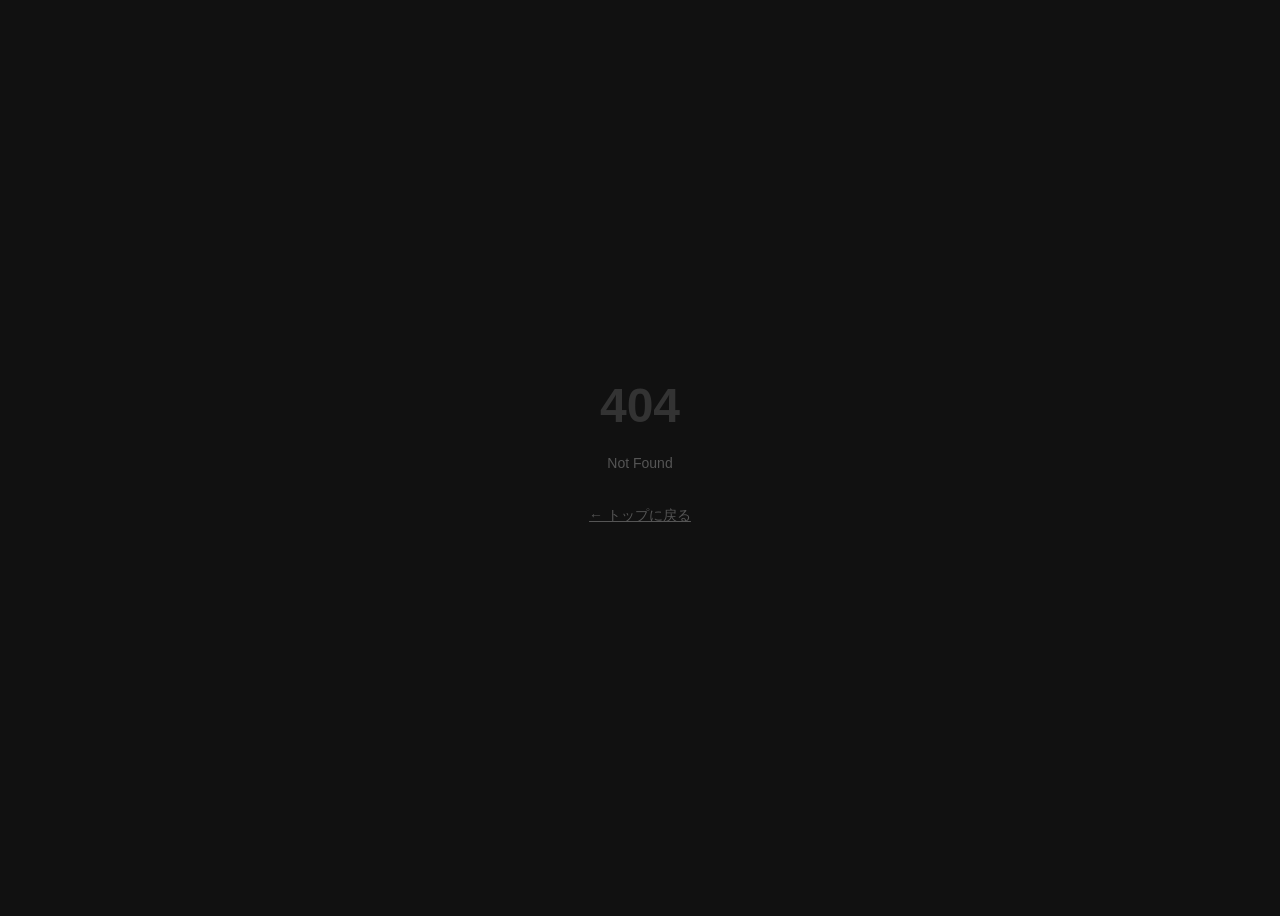
<file: admin/index.html>
<!DOCTYPE html>
<html lang="ja">
<head>
<meta charset="UTF-8">
<meta name="viewport" content="width=device-width, initial-scale=1.0">
<title>404 Not Found</title>
<meta name="robots" content="noindex, nofollow">
<style>
  body { font-family: sans-serif; background: #111; color: #555; min-height: 100vh; display: flex; align-items: center; justify-content: center; flex-direction: column; gap: 8px; }
  h1 { font-size: 48px; color: #333; margin: 0; }
  p  { font-size: 14px; }
  a  { color: #555; }
</style>
</head>
<body>
  <h1>404</h1>
  <p>Not Found</p>
  <p><a href="/">← トップに戻る</a></p>
</body>
</html>
</file>
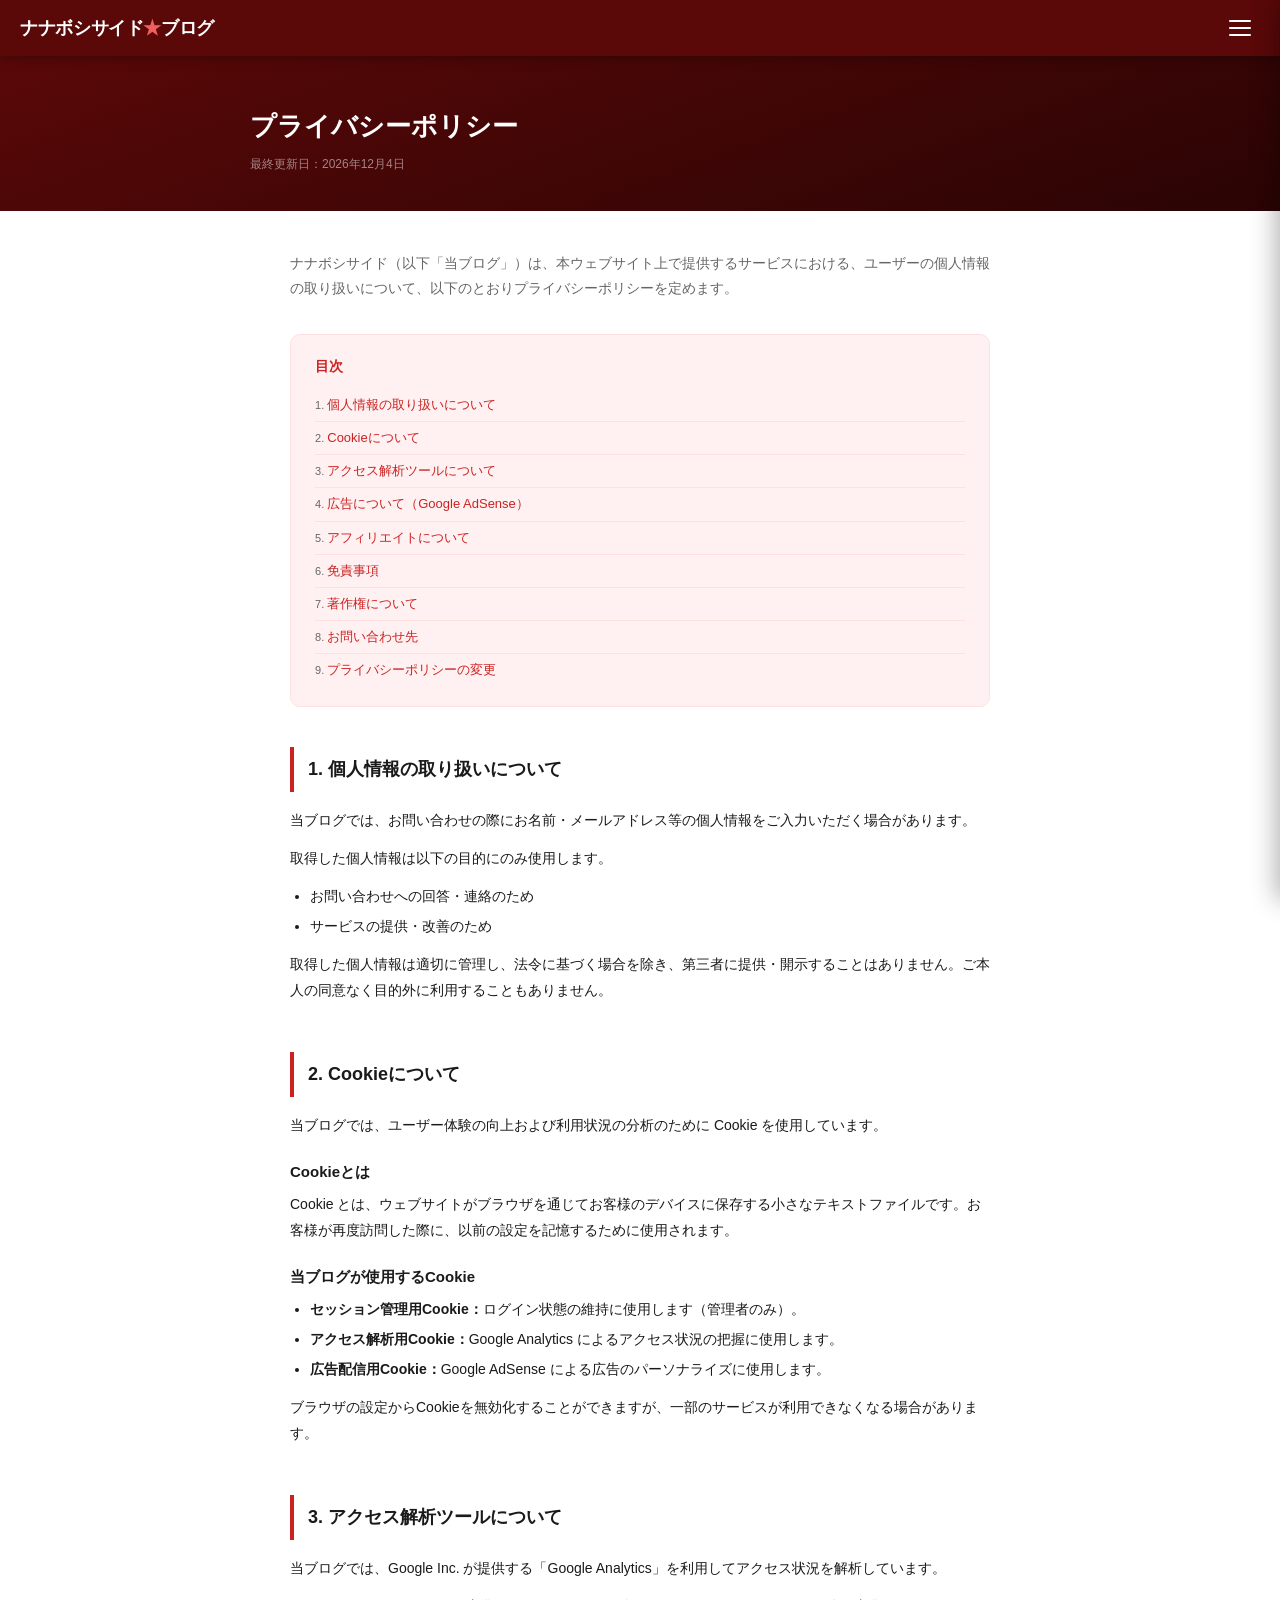
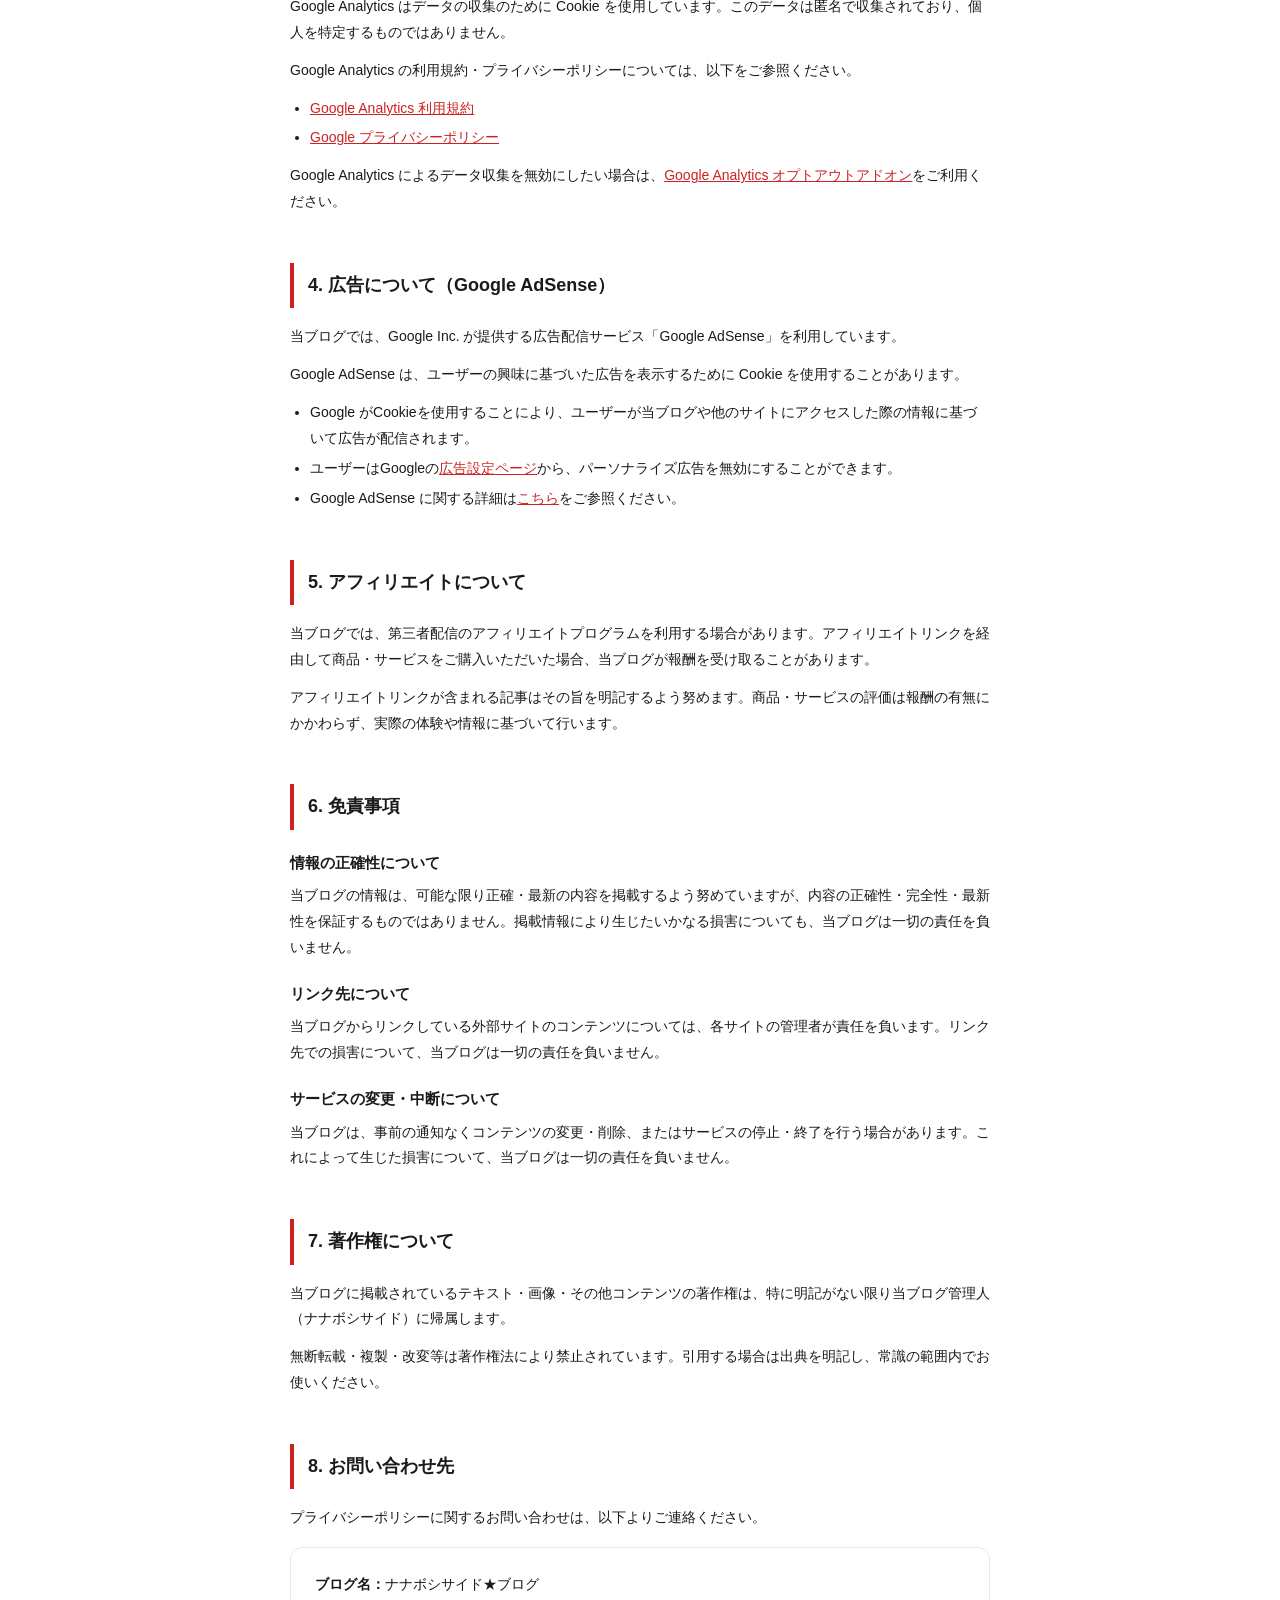
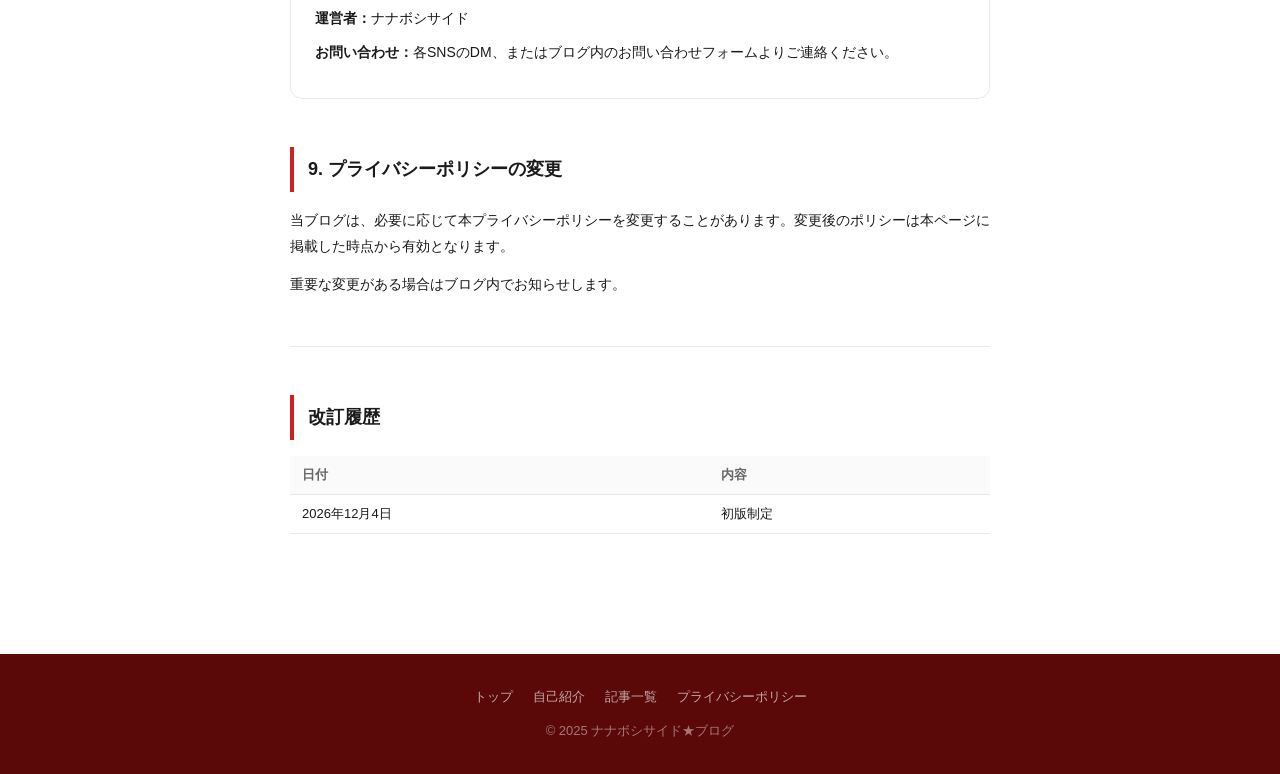
<file: privacy.html>
<!DOCTYPE html>
<html lang="ja">
<head>
<meta charset="UTF-8">
<meta name="viewport" content="width=device-width, initial-scale=1.0">
<title>プライバシーポリシー | ナナボシサイド★ブログ</title>
<meta name="description" content="ナナボシサイド★ブログのプライバシーポリシーです。">
<meta property="og:type" content="website">
<meta property="og:title" content="プライバシーポリシー | ナナボシサイド★ブログ">
<meta property="og:description" content="ナナボシサイド★ブログのプライバシーポリシーです。">
<meta property="og:url" content="https://seven-starside-blog.github.io/seven-starside-blog/privacy.html">
<meta property="og:site_name" content="ナナボシサイド★ブログ">
<meta property="og:locale" content="ja_JP">
<meta name="twitter:card" content="summary">
<meta name="twitter:title" content="プライバシーポリシー | ナナボシサイド★ブログ">
<meta name="twitter:description" content="ナナボシサイド★ブログのプライバシーポリシーです。">
<link rel="canonical" href="https://seven-starside-blog.github.io/seven-starside-blog/privacy.html">
<link rel="stylesheet" href="assets/style.css">
<style>
  .page-hero {
    background: linear-gradient(160deg, var(--red-900), #2a0404);
    padding: 48px 20px 36px;
    color: #fff;
  }
  .page-hero h1 { font-size: 26px; font-weight: 800; margin-bottom: 4px; }
  .page-hero .updated { font-size: 12px; color: rgba(255,255,255,0.5); margin-top: 6px; }

  .policy-body { padding: 40px 0 72px; }

  /* 目次 */
  .toc-card {
    background: var(--red-50);
    border: 1px solid var(--red-100);
    border-radius: 10px;
    padding: 20px 24px;
    margin-bottom: 40px;
  }
  .toc-card h2 { font-size: 14px; font-weight: 700; color: var(--accent); margin-bottom: 10px; }
  .toc-list { list-style: none; padding: 0; counter-reset: toc; }
  .toc-list li { counter-increment: toc; padding: 5px 0; border-bottom: 1px solid var(--red-100); font-size: 13px; }
  .toc-list li:last-child { border-bottom: none; }
  .toc-list a { color: var(--accent); text-decoration: none; }
  .toc-list a:hover { text-decoration: underline; }
  .toc-list li::before { content: counter(toc) ". "; color: var(--text-muted); font-size: 11px; }

  /* セクション */
  .policy-section {
    margin-bottom: 48px;
    scroll-margin-top: 72px;
  }
  .policy-section h2 {
    font-size: 18px;
    font-weight: 800;
    color: var(--text);
    padding: 10px 0 10px 14px;
    border-left: 4px solid var(--accent);
    margin-bottom: 16px;
    line-height: 1.4;
  }
  .policy-section h3 {
    font-size: 15px;
    font-weight: 700;
    color: var(--text);
    margin: 20px 0 8px;
  }
  .policy-section p {
    font-size: 14px;
    line-height: 1.85;
    color: var(--text);
    margin-bottom: 12px;
  }
  .policy-section ul, .policy-section ol {
    font-size: 14px;
    line-height: 1.85;
    color: var(--text);
    padding-left: 20px;
    margin-bottom: 12px;
  }
  .policy-section li { margin-bottom: 4px; }
  .policy-section a { color: var(--accent); text-decoration: underline; }
  .policy-section a:hover { opacity: 0.8; }

  /* 区切り */
  .policy-divider { height: 1px; background: var(--border); margin: 48px 0; }

  /* お問い合わせカード */
  .contact-card {
    background: var(--bg);
    border: 1px solid var(--border);
    border-radius: 12px;
    padding: 24px;
    margin-top: 16px;
  }
  .contact-card p { margin-bottom: 8px; }

  /* 更新履歴 */
  .history-table { width: 100%; border-collapse: collapse; font-size: 13px; }
  .history-table th, .history-table td { padding: 8px 12px; border-bottom: 1px solid var(--border); text-align: left; }
  .history-table th { background: var(--gray-50); font-weight: 600; color: var(--text-muted); }
</style>
</head>
<body>

<header class="site-header">
  <a href="./" class="logo">ナナボシサイド<span>★</span>ブログ</a>
  <button class="hamburger" id="hamburgerBtn" aria-label="メニューを開く">
    <span></span><span></span><span></span>
  </button>
</header>

<main class="page-body">
  <div class="page-hero">
    <div class="container">
      <h1>プライバシーポリシー</h1>
      <p class="updated" id="updated-date">最終更新日：</p>
    </div>
  </div>

  <div class="policy-body">
    <div class="container" style="max-width:740px;">

      <!-- 前文 -->
      <p style="font-size:14px;line-height:1.85;margin-bottom:32px;color:var(--text-muted);">
        ナナボシサイド（以下「当ブログ」）は、本ウェブサイト上で提供するサービスにおける、ユーザーの個人情報の取り扱いについて、以下のとおりプライバシーポリシーを定めます。
      </p>

      <!-- 目次 -->
      <div class="toc-card">
        <h2>目次</h2>
        <ol class="toc-list">
          <li><a href="#personal-info">個人情報の取り扱いについて</a></li>
          <li><a href="#cookie">Cookieについて</a></li>
          <li><a href="#analytics">アクセス解析ツールについて</a></li>
          <li><a href="#ads">広告について（Google AdSense）</a></li>
          <li><a href="#affiliate">アフィリエイトについて</a></li>
          <li><a href="#disclaimer">免責事項</a></li>
          <li><a href="#copyright">著作権について</a></li>
          <li><a href="#contact">お問い合わせ先</a></li>
          <li><a href="#changes">プライバシーポリシーの変更</a></li>
        </ol>
      </div>

      <!-- 1. 個人情報 -->
      <section class="policy-section" id="personal-info">
        <h2>1. 個人情報の取り扱いについて</h2>
        <p>当ブログでは、お問い合わせの際にお名前・メールアドレス等の個人情報をご入力いただく場合があります。</p>
        <p>取得した個人情報は以下の目的にのみ使用します。</p>
        <ul>
          <li>お問い合わせへの回答・連絡のため</li>
          <li>サービスの提供・改善のため</li>
        </ul>
        <p>取得した個人情報は適切に管理し、法令に基づく場合を除き、第三者に提供・開示することはありません。ご本人の同意なく目的外に利用することもありません。</p>
      </section>

      <!-- 2. Cookie -->
      <section class="policy-section" id="cookie">
        <h2>2. Cookieについて</h2>
        <p>当ブログでは、ユーザー体験の向上および利用状況の分析のために Cookie を使用しています。</p>
        <h3>Cookieとは</h3>
        <p>Cookie とは、ウェブサイトがブラウザを通じてお客様のデバイスに保存する小さなテキストファイルです。お客様が再度訪問した際に、以前の設定を記憶するために使用されます。</p>
        <h3>当ブログが使用するCookie</h3>
        <ul>
          <li><strong>セッション管理用Cookie：</strong>ログイン状態の維持に使用します（管理者のみ）。</li>
          <li><strong>アクセス解析用Cookie：</strong>Google Analytics によるアクセス状況の把握に使用します。</li>
          <li><strong>広告配信用Cookie：</strong>Google AdSense による広告のパーソナライズに使用します。</li>
        </ul>
        <p>ブラウザの設定からCookieを無効化することができますが、一部のサービスが利用できなくなる場合があります。</p>
      </section>

      <!-- 3. アクセス解析 -->
      <section class="policy-section" id="analytics">
        <h2>3. アクセス解析ツールについて</h2>
        <p>当ブログでは、Google Inc. が提供する「Google Analytics」を利用してアクセス状況を解析しています。</p>
        <p>Google Analytics はデータの収集のために Cookie を使用しています。このデータは匿名で収集されており、個人を特定するものではありません。</p>
        <p>Google Analytics の利用規約・プライバシーポリシーについては、以下をご参照ください。</p>
        <ul>
          <li><a href="https://marketingplatform.google.com/about/analytics/terms/jp/" target="_blank" rel="noopener noreferrer">Google Analytics 利用規約</a></li>
          <li><a href="https://policies.google.com/privacy?hl=ja" target="_blank" rel="noopener noreferrer">Google プライバシーポリシー</a></li>
        </ul>
        <p>Google Analytics によるデータ収集を無効にしたい場合は、<a href="https://tools.google.com/dlpage/gaoptout?hl=ja" target="_blank" rel="noopener noreferrer">Google Analytics オプトアウトアドオン</a>をご利用ください。</p>
      </section>

      <!-- 4. 広告 -->
      <section class="policy-section" id="ads">
        <h2>4. 広告について（Google AdSense）</h2>
        <p>当ブログでは、Google Inc. が提供する広告配信サービス「Google AdSense」を利用しています。</p>
        <p>Google AdSense は、ユーザーの興味に基づいた広告を表示するために Cookie を使用することがあります。</p>
        <ul>
          <li>Google がCookieを使用することにより、ユーザーが当ブログや他のサイトにアクセスした際の情報に基づいて広告が配信されます。</li>
          <li>ユーザーはGoogleの<a href="https://adssettings.google.com/u/0/authenticated" target="_blank" rel="noopener noreferrer">広告設定ページ</a>から、パーソナライズ広告を無効にすることができます。</li>
          <li>Google AdSense に関する詳細は<a href="https://policies.google.com/technologies/ads?hl=ja" target="_blank" rel="noopener noreferrer">こちら</a>をご参照ください。</li>
        </ul>
      </section>

      <!-- 5. アフィリエイト -->
      <section class="policy-section" id="affiliate">
        <h2>5. アフィリエイトについて</h2>
        <p>当ブログでは、第三者配信のアフィリエイトプログラムを利用する場合があります。アフィリエイトリンクを経由して商品・サービスをご購入いただいた場合、当ブログが報酬を受け取ることがあります。</p>
        <p>アフィリエイトリンクが含まれる記事はその旨を明記するよう努めます。商品・サービスの評価は報酬の有無にかかわらず、実際の体験や情報に基づいて行います。</p>
      </section>

      <!-- 6. 免責事項 -->
      <section class="policy-section" id="disclaimer">
        <h2>6. 免責事項</h2>
        <h3>情報の正確性について</h3>
        <p>当ブログの情報は、可能な限り正確・最新の内容を掲載するよう努めていますが、内容の正確性・完全性・最新性を保証するものではありません。掲載情報により生じたいかなる損害についても、当ブログは一切の責任を負いません。</p>
        <h3>リンク先について</h3>
        <p>当ブログからリンクしている外部サイトのコンテンツについては、各サイトの管理者が責任を負います。リンク先での損害について、当ブログは一切の責任を負いません。</p>
        <h3>サービスの変更・中断について</h3>
        <p>当ブログは、事前の通知なくコンテンツの変更・削除、またはサービスの停止・終了を行う場合があります。これによって生じた損害について、当ブログは一切の責任を負いません。</p>
      </section>

      <!-- 7. 著作権 -->
      <section class="policy-section" id="copyright">
        <h2>7. 著作権について</h2>
        <p>当ブログに掲載されているテキスト・画像・その他コンテンツの著作権は、特に明記がない限り当ブログ管理人（ナナボシサイド）に帰属します。</p>
        <p>無断転載・複製・改変等は著作権法により禁止されています。引用する場合は出典を明記し、常識の範囲内でお使いください。</p>
      </section>

      <!-- 8. お問い合わせ -->
      <section class="policy-section" id="contact">
        <h2>8. お問い合わせ先</h2>
        <p>プライバシーポリシーに関するお問い合わせは、以下よりご連絡ください。</p>
        <div class="contact-card">
          <p><strong>ブログ名：</strong>ナナボシサイド★ブログ</p>
          <p><strong>運営者：</strong>ナナボシサイド</p>
          <p><strong>お問い合わせ：</strong>各SNSのDM、またはブログ内のお問い合わせフォームよりご連絡ください。</p>
        </div>
      </section>

      <!-- 9. 変更 -->
      <section class="policy-section" id="changes">
        <h2>9. プライバシーポリシーの変更</h2>
        <p>当ブログは、必要に応じて本プライバシーポリシーを変更することがあります。変更後のポリシーは本ページに掲載した時点から有効となります。</p>
        <p>重要な変更がある場合はブログ内でお知らせします。</p>
      </section>

      <div class="policy-divider"></div>

      <!-- 更新履歴 -->
      <section class="policy-section">
        <h2>改訂履歴</h2>
        <table class="history-table">
          <thead><tr><th>日付</th><th>内容</th></tr></thead>
          <tbody id="history-tbody">
            <tr><td id="first-date"></td><td>初版制定</td></tr>
          </tbody>
        </table>
      </section>

    </div>
  </div>
</main>

<footer class="site-footer">
  <div class="footer-links">
    <a href="./">トップ</a>
    <a href="about.html">自己紹介</a>
    <a href="articles.html">記事一覧</a>
    <a href="privacy.html">プライバシーポリシー</a>
  </div>
  <div>© 2025 ナナボシサイド★ブログ</div>
</footer>

<script src="assets/app.js"></script>
<script>
initDrawer('privacy.html');

// 今日の日付を表示
const today = new Date().toLocaleDateString('ja-JP', { year: 'numeric', month: 'long', day: 'numeric' });
document.getElementById('updated-date').textContent = '最終更新日：' + today;
document.getElementById('first-date').textContent = today;
</script>
</body>
</html>
</file>
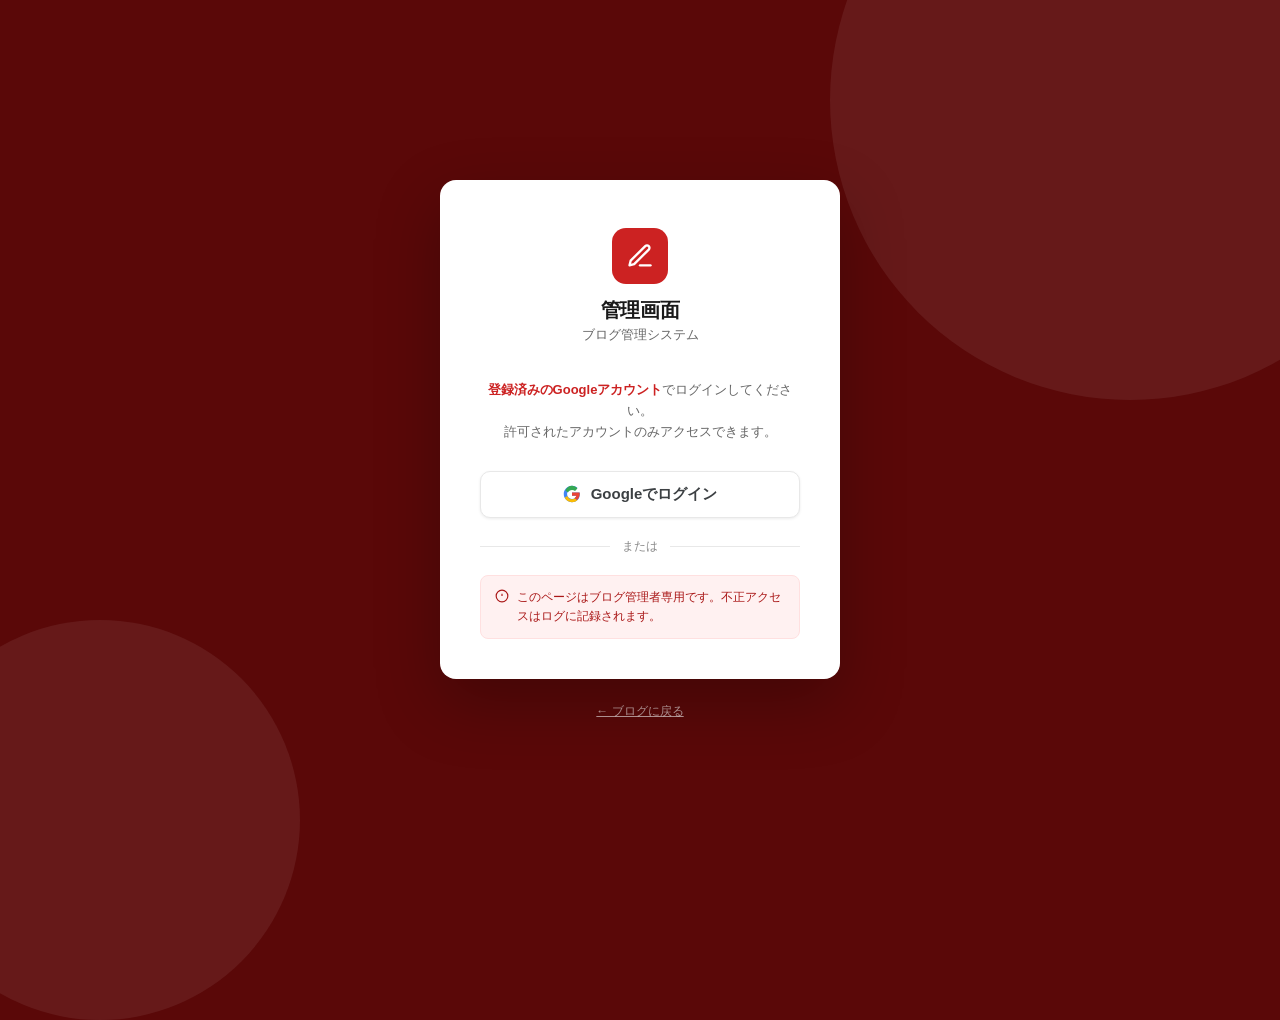
<file: admin/a3v1nh41reh837e4.html>
<!DOCTYPE html>
<html lang="ja">
<head>
<meta charset="UTF-8">
<meta name="viewport" content="width=device-width, initial-scale=1.0">
<title>管理画面 ログイン</title>
<script src="config.js"></script>
<style>
  :root {
    --red-900: #5a0808;
    --red-800: #881010;
    --red-700: #aa1818;
    --red-600: #cc2222;
    --red-400: #f06060;
    --red-100: #ffe0e0;
    --red-50:  #fff1f1;
    --gray-100: #f5f5f5;
    --gray-200: #e8e8e8;
    --gray-500: #888;
    --text: #1a1a1a;
    --text-muted: #666;
  }
  @media (prefers-color-scheme: dark) {
    :root {
      --gray-100: #1e1e1e;
      --gray-200: #2a2a2a;
      --red-50: #1a0808;
      --red-100: #2e1010;
      --text: #f0f0f0;
      --text-muted: #999;
    }
  }

  *, *::before, *::after { box-sizing: border-box; margin: 0; padding: 0; }

  body {
    font-family: 'Hiragino Kaku Gothic ProN', 'Noto Sans JP', sans-serif;
    background: var(--red-900);
    min-height: 100vh;
    display: flex;
    flex-direction: column;
    align-items: center;
    justify-content: center;
    padding: 20px;
    position: relative;
    overflow: hidden;
  }

  /* 背景装飾 */
  body::before, body::after {
    content: '';
    position: absolute;
    border-radius: 50%;
    opacity: 0.07;
    background: #fff;
    pointer-events: none;
  }
  body::before { width: 600px; height: 600px; top: -200px; right: -150px; }
  body::after  { width: 400px; height: 400px; bottom: -120px; left: -100px; }

  /* カード */
  .card {
    background: #fff;
    border-radius: 16px;
    padding: 48px 40px 40px;
    width: 100%;
    max-width: 400px;
    box-shadow: 0 24px 64px rgba(0,0,0,0.25);
    position: relative;
    z-index: 1;
  }
  @media (prefers-color-scheme: dark) {
    .card { background: #181818; }
  }

  /* ロゴエリア */
  .logo-area {
    text-align: center;
    margin-bottom: 36px;
  }
  .logo-mark {
    display: inline-flex;
    align-items: center;
    justify-content: center;
    width: 56px;
    height: 56px;
    background: var(--red-600);
    border-radius: 14px;
    margin-bottom: 14px;
  }
  .logo-mark svg { width: 28px; height: 28px; color: #fff; }
  .site-name {
    font-size: 20px;
    font-weight: 800;
    color: var(--text);
    letter-spacing: -0.02em;
    line-height: 1.2;
  }
  .site-sub {
    font-size: 13px;
    color: var(--text-muted);
    margin-top: 4px;
  }

  /* 説明テキスト */
  .desc {
    text-align: center;
    font-size: 13px;
    color: var(--text-muted);
    line-height: 1.6;
    margin-bottom: 28px;
  }
  .desc strong { color: var(--red-600); }

  /* Googleログインボタン */
  .google-btn {
    width: 100%;
    display: flex;
    align-items: center;
    justify-content: center;
    gap: 10px;
    padding: 13px 20px;
    background: #fff;
    border: 1.5px solid var(--gray-200);
    border-radius: 10px;
    font-size: 15px;
    font-weight: 600;
    color: #3c4043;
    cursor: pointer;
    font-family: inherit;
    transition: background 0.15s, box-shadow 0.15s, border-color 0.15s;
    text-decoration: none;
    box-shadow: 0 1px 3px rgba(0,0,0,0.08);
  }
  .google-btn:hover {
    background: #f8f8f8;
    border-color: #bbb;
    box-shadow: 0 2px 8px rgba(0,0,0,0.12);
  }
  .google-btn:active { background: #f0f0f0; }
  .google-btn svg { flex-shrink: 0; }

  /* セパレーター */
  .sep {
    display: flex;
    align-items: center;
    gap: 12px;
    margin: 20px 0;
    font-size: 12px;
    color: var(--gray-500);
  }
  .sep::before, .sep::after {
    content: '';
    flex: 1;
    height: 1px;
    background: var(--gray-200);
  }

  /* 注意書き */
  .notice {
    background: var(--red-50);
    border: 1px solid var(--red-100);
    border-radius: 8px;
    padding: 12px 14px;
    font-size: 12px;
    color: var(--red-700);
    line-height: 1.6;
    display: flex;
    gap: 8px;
    align-items: flex-start;
  }
  .notice svg { width: 14px; height: 14px; flex-shrink: 0; margin-top: 1px; }

  /* エラーメッセージ */
  .error-msg {
    display: none;
    background: var(--red-50);
    border: 1px solid var(--red-100);
    border-radius: 8px;
    padding: 10px 14px;
    font-size: 13px;
    color: var(--red-700);
    margin-bottom: 16px;
    text-align: center;
  }
  .error-msg.show { display: block; }

  /* ローディング */
  .loading-overlay {
    display: none;
    position: fixed;
    inset: 0;
    background: rgba(90, 8, 8, 0.6);
    z-index: 100;
    align-items: center;
    justify-content: center;
    flex-direction: column;
    gap: 16px;
    color: #fff;
    font-size: 14px;
  }
  .loading-overlay.show { display: flex; }
  .spinner {
    width: 36px;
    height: 36px;
    border: 3px solid rgba(255,255,255,0.3);
    border-top-color: #fff;
    border-radius: 50%;
    animation: spin 0.8s linear infinite;
  }
  @keyframes spin { to { transform: rotate(360deg); } }

  /* フッター */
  .card-footer {
    margin-top: 24px;
    text-align: center;
    font-size: 12px;
    color: rgba(255,255,255,0.45);
  }
  .card-footer a { color: rgba(255,255,255,0.6); text-decoration: underline; }
</style>
</head>
<body>

<div class="loading-overlay" id="loading">
  <div class="spinner"></div>
  <span>Googleにリダイレクト中...</span>
</div>

<div class="card">
  <div class="logo-area">
    <div class="logo-mark">
      <svg viewBox="0 0 24 24" fill="none" stroke="currentColor" stroke-width="2" stroke-linecap="round" stroke-linejoin="round">
        <path d="M12 20h9"/><path d="M16.5 3.5a2.121 2.121 0 013 3L7 19l-4 1 1-4L16.5 3.5z"/>
      </svg>
    </div>
    <div class="site-name">管理画面</div>
    <div class="site-sub">ブログ管理システム</div>
  </div>

  <div class="error-msg" id="error-msg"></div>

  <p class="desc">
    <strong>登録済みのGoogleアカウント</strong>でログインしてください。<br>
    許可されたアカウントのみアクセスできます。
  </p>

  <button class="google-btn" onclick="startLogin()" id="login-btn">
    <!-- Google公式SVGロゴ -->
    <svg width="18" height="18" viewBox="0 0 48 48">
      <path fill="#4285F4" d="M44.5 20H24v8.5h11.8C34.7 33.9 29.9 37 24 37c-7.2 0-13-5.8-13-13s5.8-13 13-13c3.1 0 5.9 1.1 8.1 2.9l6.4-6.4C34.6 4.1 29.6 2 24 2 11.8 2 2 11.8 2 24s9.8 22 22 22c11 0 21-8 21-22 0-1.3-.2-2.7-.5-4z"/>
      <path fill="#34A853" d="M6.3 14.7l7 5.1C15 16.1 19.2 13 24 13c3.1 0 5.9 1.1 8.1 2.9l6.4-6.4C34.6 4.1 29.6 2 24 2 16.3 2 9.7 7.4 6.3 14.7z"/>
      <path fill="#FBBC05" d="M24 46c5.8 0 10.7-1.9 14.3-5.2l-6.6-5.4C29.9 37 27.1 38 24 38c-5.8 0-10.7-3.8-12.5-9L4.6 34.3C8.1 41.1 15.5 46 24 46z"/>
      <path fill="#EA4335" d="M44.5 20H24v8.5h11.8c-.9 2.6-2.7 4.8-5 6.3l6.6 5.4C41.1 36.7 44.5 30.9 44.5 24c0-1.3-.2-2.7-.5-4z"/>
    </svg>
    Googleでログイン
  </button>

  <div class="sep">または</div>

  <div class="notice">
    <svg viewBox="0 0 24 24" fill="none" stroke="currentColor" stroke-width="2">
      <circle cx="12" cy="12" r="10"/><line x1="12" y1="8" x2="12" y2="12"/><line x1="12" y1="16" x2="12.01" y2="16"/>
    </svg>
    このページはブログ管理者専用です。不正アクセスはログに記録されます。
  </div>
</div>

<div class="card-footer">
  <a href="../index.html">← ブログに戻る</a>
</div>

<script>
// === 既にログイン済みなら即リダイレクト ===
window.addEventListener('DOMContentLoaded', () => {
  // config.js の読み込み確認
  if (typeof BLOG_CONFIG === 'undefined') {
    showError('設定ファイルが読み込めませんでした。config.js を確認してください。');
    return;
  }

  // URLにエラーパラメータがあれば先に表示（セッションチェックより優先）
  const params = new URLSearchParams(window.location.search);
  if (params.get('error') === 'unauthorized') {
    showError('このGoogleアカウントはアクセス権がありません。');
    return;
  } else if (params.get('error') === 'expired') {
    showError('セッションの有効期限が切れました。再ログインしてください。');
    return;
  }

  // 有効なセッションがあればエディターへ（エラー時は飛ばさない）
  const session = getSession();
  if (session && isSessionValid(session)) {
    window.location.href = 'dashboard.html';
    return;
  }

  // 無効なセッションは念のり削除
  sessionStorage.removeItem('admin_session');
});

// === Googleログイン開始 ===
function startLogin() {
  if (typeof BLOG_CONFIG === 'undefined' || BLOG_CONFIG.GOOGLE_CLIENT_ID === 'YOUR_CLIENT_ID_HERE.apps.googleusercontent.com') {
    showError('config.js に GOOGLE_CLIENT_ID を設定してください。');
    return;
  }

  document.getElementById('loading').classList.add('show');
  document.getElementById('login-btn').disabled = true;

  // CSRF対策のstateトークン生成
  const state = generateState();
  sessionStorage.setItem('oauth_state', state);

  // Google OAuth 2.0 認証URLを構築（implicit flow）
  const params = new URLSearchParams({
    client_id:     BLOG_CONFIG.GOOGLE_CLIENT_ID,
    redirect_uri:  BLOG_CONFIG.REDIRECT_URI,
    response_type: 'token id_token',
    scope:         'openid email profile',
    state:         state,
    nonce:         generateState(),   // リプレイ攻撃対策
    prompt:        'select_account',  // 毎回アカウント選択画面を表示
  });

  window.location.href = `https://accounts.google.com/o/oauth2/v2/auth?${params}`;
}

// === セッション管理 ===
function getSession() {
  try {
    const raw = sessionStorage.getItem('admin_session');
    return raw ? JSON.parse(raw) : null;
  } catch { return null; }
}

function isSessionValid(session) {
  if (!session || !session.email || !session.expiresAt) return false;
  return Date.now() < session.expiresAt;
}

// === ユーティリティ ===
function generateState() {
  const arr = new Uint8Array(16);
  crypto.getRandomValues(arr);
  return Array.from(arr, b => b.toString(16).padStart(2,'0')).join('');
}

function showError(msg) {
  const el = document.getElementById('error-msg');
  el.textContent = msg;
  el.classList.add('show');
  document.getElementById('loading').classList.remove('show');
  const btn = document.getElementById('login-btn');
  if (btn) btn.disabled = false;
}
</script>
</body>
</html>
</file>
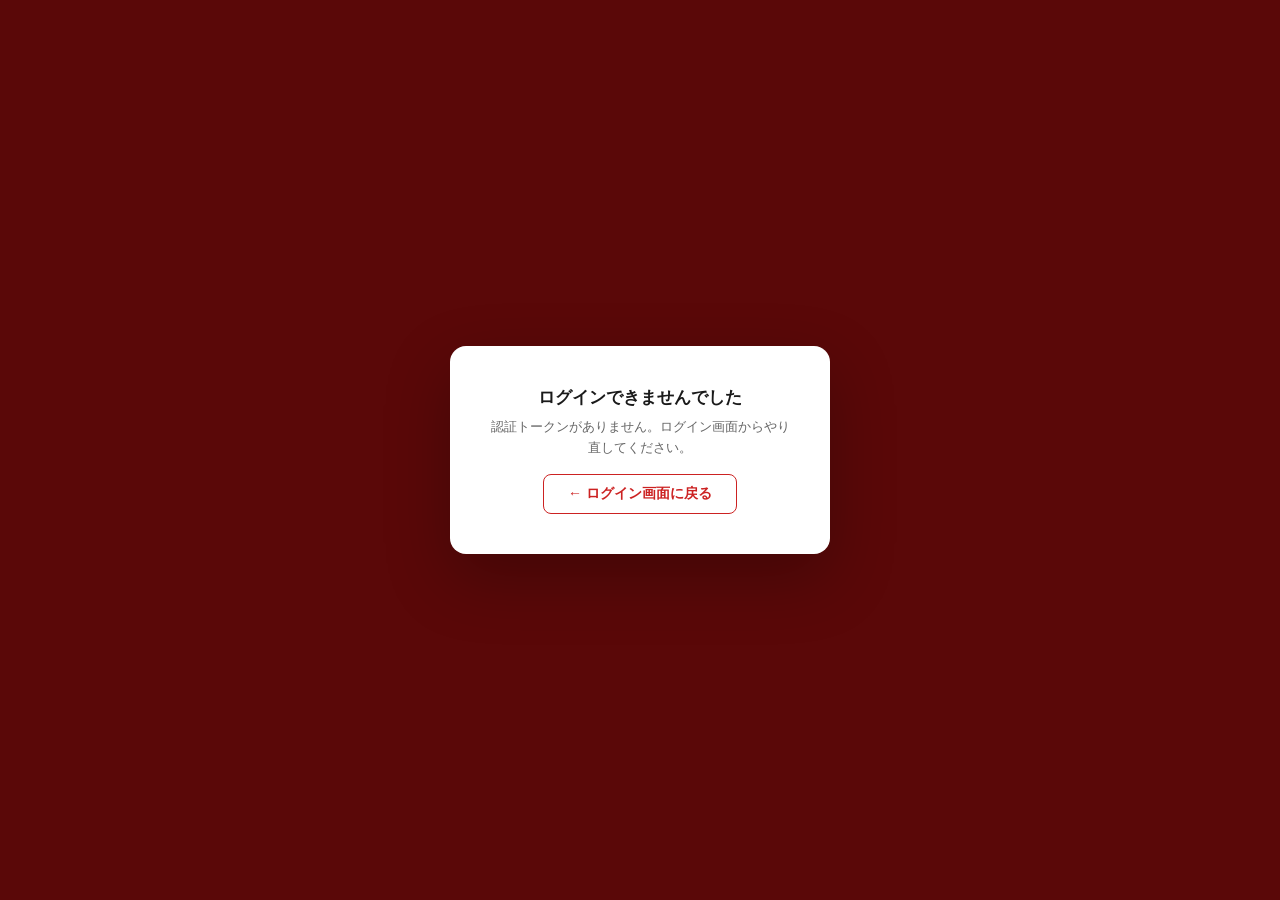
<file: admin/callback.html>
<!DOCTYPE html>
<html lang="ja">
<head>
<meta charset="UTF-8">
<meta name="viewport" content="width=device-width, initial-scale=1.0">
<title>ログイン処理中... | 管理画面</title>
<script src="config.js"></script>
<style>
  *, *::before, *::after { box-sizing: border-box; margin: 0; padding: 0; }
  body {
    font-family: 'Hiragino Kaku Gothic ProN', 'Noto Sans JP', sans-serif;
    background: #5a0808;
    min-height: 100vh;
    display: flex;
    align-items: center;
    justify-content: center;
    flex-direction: column;
    gap: 20px;
    color: #fff;
  }
  .card {
    background: #fff;
    border-radius: 16px;
    padding: 40px;
    width: 100%;
    max-width: 380px;
    text-align: center;
    color: #1a1a1a;
    box-shadow: 0 24px 64px rgba(0,0,0,0.25);
  }
  @media (prefers-color-scheme: dark) { .card { background: #181818; color: #f0f0f0; } }
  h2 { font-size: 17px; font-weight: 700; margin-bottom: 8px; }
  p  { font-size: 13px; color: #666; line-height: 1.6; }
  @media (prefers-color-scheme: dark) { p { color: #999; } }
  .spinner {
    width: 40px; height: 40px;
    border: 3px solid #ffe0e0;
    border-top-color: #cc2222;
    border-radius: 50%;
    animation: spin 0.8s linear infinite;
    margin: 0 auto 20px;
  }
  @keyframes spin { to { transform: rotate(360deg); } }
  .progress-bar { height: 3px; background: #ffe0e0; border-radius: 2px; margin-top: 20px; overflow: hidden; }
  .progress-fill { height: 100%; background: #cc2222; border-radius: 2px; width: 0%; transition: width 0.4s ease; }
  .user-info {
    display: flex; align-items: center; gap: 12px;
    background: #fafafa; border: 1px solid #e8e8e8;
    border-radius: 10px; padding: 12px 14px; margin: 16px 0 0; text-align: left;
  }
  @media (prefers-color-scheme: dark) { .user-info { background: #222; border-color: #333; } }
  .user-avatar {
    width: 40px; height: 40px; border-radius: 50%;
    background: #cc2222; color: #fff;
    display: flex; align-items: center; justify-content: center;
    font-weight: 700; font-size: 16px; overflow: hidden; flex-shrink: 0;
  }
  .user-avatar img { width: 100%; height: 100%; object-fit: cover; }
  .user-name  { font-size: 14px; font-weight: 600; }
  .user-email { font-size: 12px; color: #888; }
  .btn {
    display: inline-block; margin-top: 16px; padding: 10px 24px;
    background: #cc2222; color: #fff; border: none; border-radius: 8px;
    font-size: 14px; font-weight: 600; cursor: pointer;
    font-family: inherit; text-decoration: none; transition: background 0.15s;
  }
  .btn:hover { background: #aa1818; }
  .btn-secondary { background: none; color: #cc2222; border: 1.5px solid #cc2222; }
  .btn-secondary:hover { background: #fff1f1; }
</style>
</head>
<body>
<div class="card" id="card">
  <div class="spinner" id="spinner"></div>
  <h2 id="title">ログイン確認中...</h2>
  <p id="desc">Googleアカウントを確認しています</p>
  <div class="progress-bar"><div class="progress-fill" id="progress"></div></div>
</div>

<script>
function decodeJwt(token) {
  try {
    const payload = token.split('.')[1];
    return JSON.parse(atob(payload.replace(/-/g,'+').replace(/_/g,'/')));
  } catch { return null; }
}

function parseHash() {
  const params = new URLSearchParams(window.location.hash.substring(1));
  return {
    accessToken: params.get('access_token'),
    idToken:     params.get('id_token'),
    state:       params.get('state'),
    error:       params.get('error'),
  };
}

function setProgress(pct) {
  document.getElementById('progress').style.width = pct + '%';
}

function showError(msg) {
  document.getElementById('spinner').style.display = 'none';
  document.getElementById('title').textContent = 'ログインできませんでした';
  document.getElementById('desc').textContent = msg;
  document.getElementById('progress').parentElement.style.display = 'none';
  const btn = document.createElement('a');
  btn.href = 'index.html';        // ← 必ずログイン画面に戻す
  btn.className = 'btn btn-secondary';
  btn.textContent = '← ログイン画面に戻る';
  document.getElementById('card').appendChild(btn);
}

function showSuccess(name, email, picture) {
  document.getElementById('spinner').style.display = 'none';
  document.getElementById('progress').parentElement.style.display = 'none';
  document.getElementById('title').textContent = 'ログイン完了！';
  document.getElementById('desc').textContent = 'エディターに移動します...';
  const userInfo = document.createElement('div');
  userInfo.className = 'user-info';
  userInfo.innerHTML = `
    <div class="user-avatar">${picture ? `<img src="${picture}" alt="">` : name.charAt(0)}</div>
    <div>
      <div class="user-name">${name}</div>
      <div class="user-email">${email}</div>
    </div>`;
  document.getElementById('card').appendChild(userInfo);
}

window.addEventListener('DOMContentLoaded', () => {
  setProgress(20);
  const { accessToken, idToken, state, error } = parseHash();

  // Googleからエラーが返ってきた場合
  if (error) {
    showError(error === 'access_denied'
      ? 'Googleログインがキャンセルされました。'
      : `エラーが発生しました: ${error}`);
    return;
  }

  // id_tokenが無い（直接アクセス等）
  if (!idToken) {
    showError('認証トークンがありません。ログイン画面からやり直してください。');
    return;
  }

  setProgress(50);

  // CSRF（state）チェック
  const savedState = sessionStorage.getItem('oauth_state');
  sessionStorage.removeItem('oauth_state');
  if (!savedState || savedState !== state) {
    showError('セキュリティエラー：不正なリクエストです。');
    return;
  }

  setProgress(70);

  // id_token デコード
  const payload = decodeJwt(idToken);
  if (!payload) {
    showError('トークンの解析に失敗しました。');
    return;
  }

  const { email, name, picture, exp } = payload;
  setProgress(85);

  // 許可メールアドレスチェック
  if (typeof BLOG_CONFIG !== 'undefined' &&
      BLOG_CONFIG.ALLOWED_EMAIL &&
      BLOG_CONFIG.ALLOWED_EMAIL !== 'your-email@gmail.com' &&
      email !== BLOG_CONFIG.ALLOWED_EMAIL) {
    showError(`このアカウント（${email}）にはアクセス権がありません。`);
    // 2.5秒後にログイン画面へ（editor.htmlには飛ばない）
    setTimeout(() => { window.location.href = 'index.html?error=unauthorized'; }, 2500);
    return;
  }

  setProgress(100);

  // セッション保存
  const expiresAt = Math.min(
    (exp || 0) * 1000,
    Date.now() + 8 * 60 * 60 * 1000
  );
  sessionStorage.setItem('admin_session', JSON.stringify(
    { email, name, picture, accessToken, idToken, expiresAt }
  ));

  // URLからハッシュを消す（トークンを残さない）
  history.replaceState(null, '', window.location.pathname);

  showSuccess(name, email, picture);

  // 1.5秒後にエディターへ
  setTimeout(() => { window.location.href = 'editor.html'; }, 1500);
});
</script>
</body>
</html>
</file>
<file: assets/style.css>
/* =============================================
   共通スタイル
   ============================================= */
:root {
  --red-900: #5a0808;
  --red-800: #881010;
  --red-700: #aa1818;
  --red-600: #cc2222;
  --red-400: #f06060;
  --red-200: #ffc0c0;
  --red-100: #ffe0e0;
  --red-50:  #fff1f1;
  --gray-50:  #fafafa;
  --gray-100: #f4f4f4;
  --gray-200: #e8e8e8;
  --gray-300: #d0d0d0;
  --gray-500: #888;
  --gray-700: #444;
  --gray-900: #111;
  --bg: #ffffff;
  --surface: #fafafa;
  --border: #e8e8e8;
  --text: #1a1a1a;
  --text-muted: #666;
  --accent: #cc2222;
  --accent-hover: #aa1818;
  --header-h: 56px;
  --max-w: 820px;
  --font: 'Hiragino Kaku Gothic ProN', 'Noto Sans JP', 'Yu Gothic', sans-serif;
  --radius: 10px;
}
@media (prefers-color-scheme: dark) {
  :root {
    --bg: #0f0f0f; --surface: #181818; --border: #2a2a2a;
    --text: #eeeeee; --text-muted: #888;
    --gray-100: #1e1e1e; --gray-200: #2a2a2a; --gray-300: #3a3a3a; --gray-50: #161616;
    --red-50: #1c0808; --red-100: #2e1010;
  }
}
*, *::before, *::after { box-sizing: border-box; margin: 0; padding: 0; }
html { scroll-behavior: smooth; }
body { font-family: var(--font); background: var(--bg); color: var(--text); font-size: 15px; line-height: 1.7; min-height: 100vh; display: flex; flex-direction: column; }
a { color: inherit; text-decoration: none; }
img { max-width: 100%; height: auto; display: block; }

/* ヘッダー */
.site-header { position: fixed; top: 0; left: 0; right: 0; height: var(--header-h); background: var(--red-900); z-index: 200; display: flex; align-items: center; padding: 0 20px; box-shadow: 0 2px 12px rgba(0,0,0,0.3); }
.site-header .logo { font-size: 18px; font-weight: 800; color: #fff; letter-spacing: -0.02em; flex: 1; }
.site-header .logo span { color: var(--red-400); }

/* ハンバーガー */
.hamburger { width: 40px; height: 40px; display: flex; flex-direction: column; align-items: center; justify-content: center; gap: 5px; cursor: pointer; border: none; background: transparent; padding: 0; border-radius: 8px; transition: background 0.15s; }
.hamburger:hover { background: rgba(255,255,255,0.1); }
.hamburger span { display: block; width: 22px; height: 2px; background: #fff; border-radius: 2px; transition: transform 0.25s, opacity 0.25s; transform-origin: center; }
.hamburger.open span:nth-child(1) { transform: translateY(7px) rotate(45deg); }
.hamburger.open span:nth-child(2) { opacity: 0; }
.hamburger.open span:nth-child(3) { transform: translateY(-7px) rotate(-45deg); }

/* ドロワー */
.drawer-overlay { position: fixed; inset: 0; background: rgba(0,0,0,0.5); z-index: 199; opacity: 0; pointer-events: none; transition: opacity 0.25s; }
.drawer-overlay.open { opacity: 1; pointer-events: auto; }
.drawer { position: fixed; top: 0; right: 0; width: 260px; height: 100%; background: var(--red-900); z-index: 201; transform: translateX(100%); transition: transform 0.28s cubic-bezier(0.4,0,0.2,1); display: flex; flex-direction: column; box-shadow: -4px 0 24px rgba(0,0,0,0.3); }
.drawer.open { transform: translateX(0); }
.drawer-header { height: var(--header-h); display: flex; align-items: center; padding: 0 16px; border-bottom: 1px solid rgba(255,255,255,0.1); }
.drawer-title { color: rgba(255,255,255,0.6); font-size: 13px; font-weight: 600; letter-spacing: 0.05em; }
.close-btn { margin-left: auto; width: 36px; height: 36px; background: rgba(255,255,255,0.1); border: none; border-radius: 50%; color: #fff; font-size: 18px; cursor: pointer; display: flex; align-items: center; justify-content: center; transition: background 0.15s; }
.close-btn:hover { background: rgba(255,255,255,0.2); }
.drawer-nav { padding: 12px 0; flex: 1; overflow-y: auto; }
.drawer-nav a { display: flex; align-items: center; gap: 12px; padding: 13px 24px; color: rgba(255,255,255,0.8); font-size: 14px; font-weight: 500; transition: background 0.15s, color 0.15s; }
.drawer-nav a:hover { background: rgba(255,255,255,0.08); color: #fff; }
.drawer-nav a.active { color: #fff; background: rgba(255,255,255,0.12); border-left: 3px solid var(--red-400); padding-left: 21px; }
.drawer-nav a svg { width: 18px; height: 18px; opacity: 0.65; flex-shrink: 0; }
.drawer-divider { height: 1px; background: rgba(255,255,255,0.08); margin: 8px 16px; }
.drawer-footer { padding: 16px 24px; border-top: 1px solid rgba(255,255,255,0.08); font-size: 12px; color: rgba(255,255,255,0.3); }

/* ページ本体 */
.page-body { margin-top: var(--header-h); flex: 1; }
.container { max-width: var(--max-w); margin: 0 auto; padding: 0 20px; }

/* タグ */
.tag { display: inline-block; background: var(--red-50); border: 1px solid var(--red-100); color: var(--red-700); border-radius: 20px; padding: 2px 10px; font-size: 12px; cursor: pointer; transition: background 0.15s; white-space: nowrap; }
.tag:hover { background: var(--red-100); }
.tag.active { background: var(--accent); border-color: var(--accent); color: #fff; }

/* 記事カード */
.article-card { background: var(--bg); border: 1px solid var(--border); border-radius: var(--radius); overflow: hidden; transition: box-shadow 0.2s, transform 0.2s; display: flex; flex-direction: column; text-decoration: none; color: inherit; }
.article-card:hover { box-shadow: 0 4px 20px rgba(0,0,0,0.09); transform: translateY(-2px); }
.article-card .thumb { width: 100%; aspect-ratio: 16/9; background: linear-gradient(135deg, var(--red-900) 0%, var(--red-700) 100%); display: flex; align-items: center; justify-content: center; font-size: 32px; color: rgba(255,255,255,0.2); overflow: hidden; flex-shrink: 0; }
.article-card .thumb img { width: 100%; height: 100%; object-fit: cover; }
.article-card .card-body { padding: 16px; flex: 1; display: flex; flex-direction: column; }
.article-card .card-date { font-size: 12px; color: var(--text-muted); margin-bottom: 6px; }
.article-card .card-title { font-size: 16px; font-weight: 700; line-height: 1.45; margin-bottom: 8px; display: -webkit-box; -webkit-line-clamp: 2; -webkit-box-orient: vertical; overflow: hidden; }
.article-card .card-excerpt { font-size: 13px; color: var(--text-muted); line-height: 1.6; flex: 1; display: -webkit-box; -webkit-line-clamp: 2; -webkit-box-orient: vertical; overflow: hidden; margin-bottom: 12px; }
.article-card .card-tags { display: flex; flex-wrap: wrap; gap: 4px; }

/* フッター */
.site-footer { background: var(--red-900); color: rgba(255,255,255,0.45); padding: 32px 20px; text-align: center; font-size: 13px; margin-top: auto; }
.site-footer a { color: rgba(255,255,255,0.65); }
.site-footer a:hover { color: #fff; }
.footer-links { display: flex; justify-content: center; gap: 20px; margin-bottom: 12px; flex-wrap: wrap; }

/* 広告 */
.ad-unit { background: var(--gray-100); border: 1px dashed var(--gray-300); border-radius: 8px; display: flex; align-items: center; justify-content: center; color: var(--text-muted); font-size: 12px; min-height: 90px; margin: 24px 0; }

/* ローディング */
.loading-spinner { display: flex; align-items: center; justify-content: center; padding: 60px 0; flex-direction: column; gap: 12px; color: var(--text-muted); font-size: 13px; }
.spinner { width: 32px; height: 32px; border: 3px solid var(--red-100); border-top-color: var(--accent); border-radius: 50%; animation: spin 0.8s linear infinite; }
@keyframes spin { to { transform: rotate(360deg); } }

/* 空状態 */
.empty-state { text-align: center; padding: 60px 20px; color: var(--text-muted); }
.empty-state .icon { font-size: 48px; margin-bottom: 12px; opacity: 0.4; }
.empty-state p { font-size: 14px; }

@media (max-width: 600px) {
  .container { padding: 0 14px; }
}
</file>
